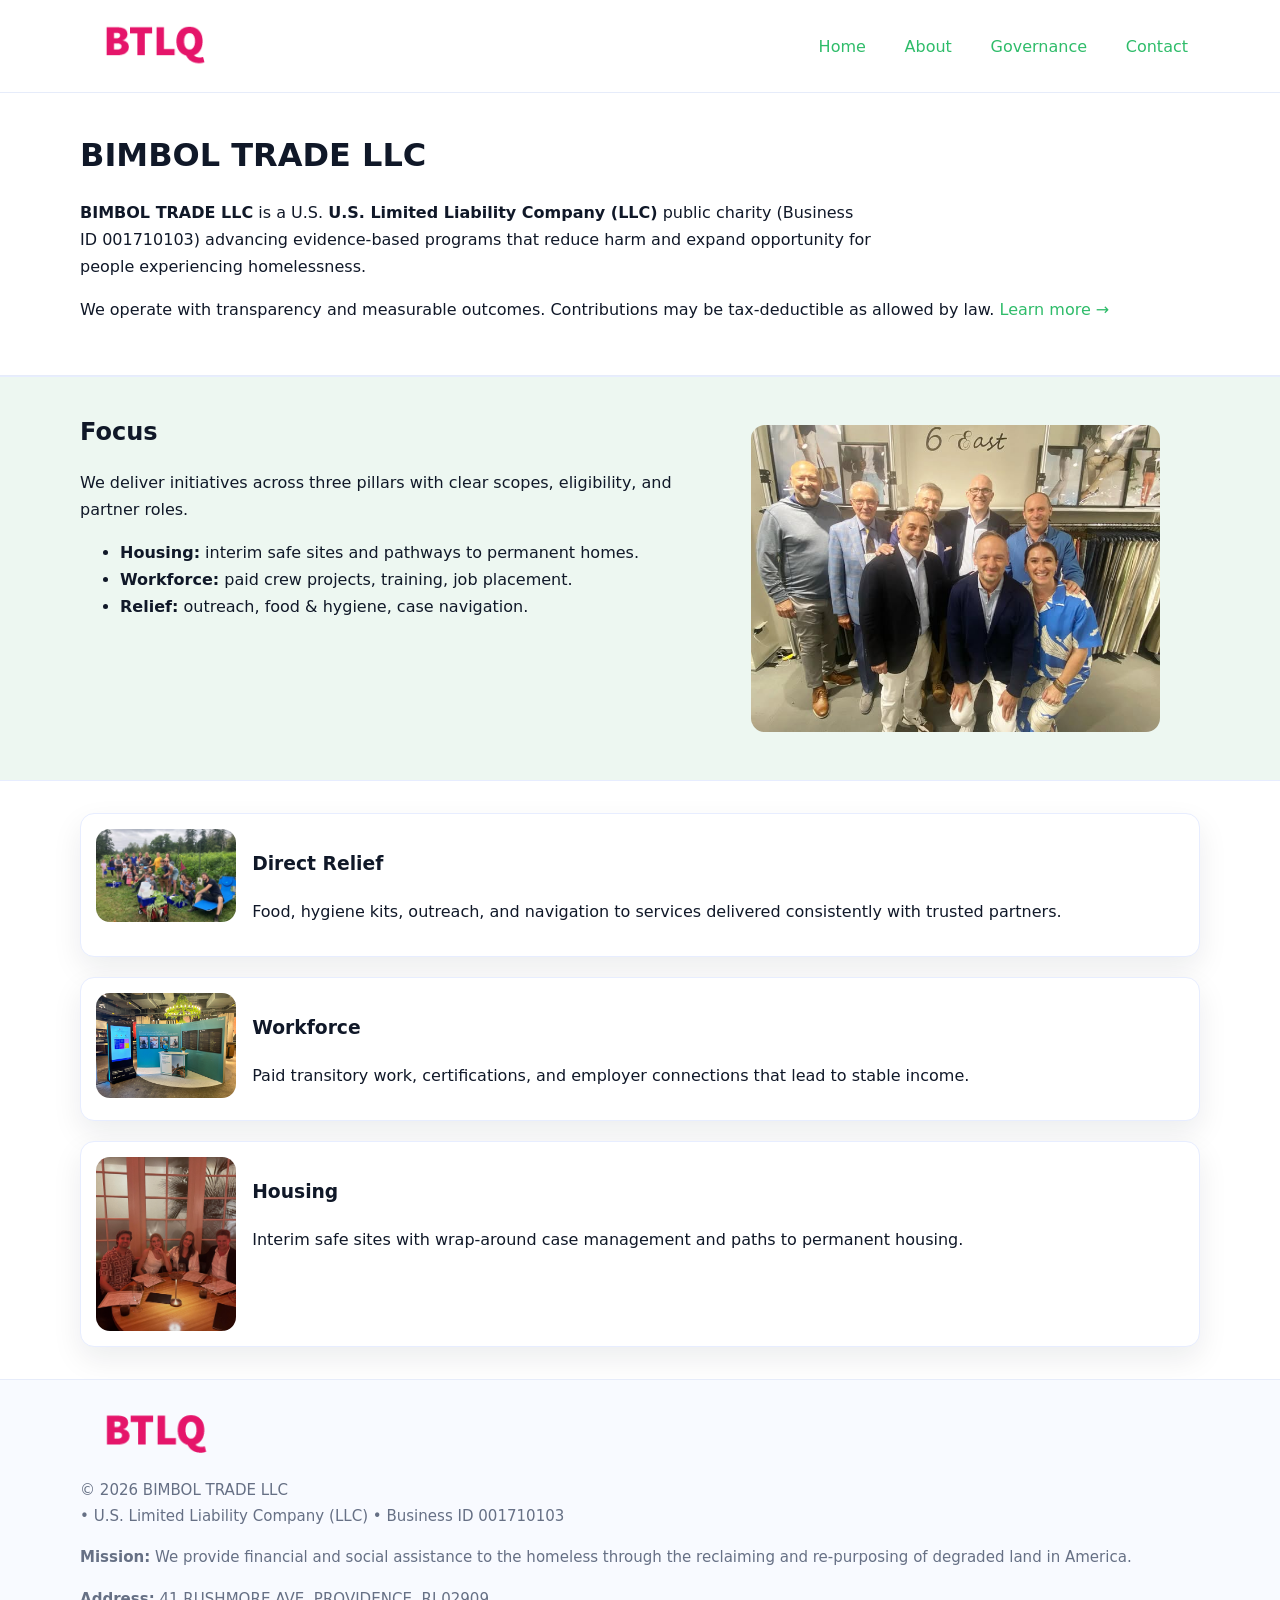
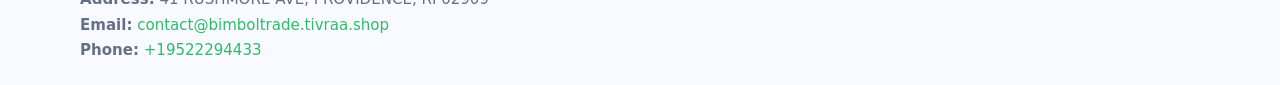
<file: index.html>
<!doctype html>
<html lang="en">
<head>
<meta charset="utf-8"/><meta name="viewport" content="width=device-width,initial-scale=1"/>
<title>BIMBOL TRADE LLC – Nonprofit • 2025</title>
<link rel="stylesheet" href="assets/styles.css"/><link rel="icon" href="images/logo.png">
<meta name="data-ein" content="001710103"><meta name="data-name" content="BIMBOL TRADE LLC">
<meta name="data-email" content="contact@bimboltrade.tivraa.shop"><meta name="data-phone" content="+19522294433">
<meta name="data-address" content="41 RUSHMORE AVE, PROVIDENCE, RI 02909"><meta name="data-map" content="41+RUSHMORE+AVE,+PROVIDENCE,+RI+02909">
  <meta name="description" content="Our nonprofit strengthens the community with programs focused on community services, education, and direct relief.">
<meta name="facebook-domain-verification" content="wu71nkpch4f713shy9k380eu8elxmr" />
</head>
<body>
<div style="position:absolute;left:-9999px;top:-9999px;opacity:0" data-uniq="{{UNIQUE_BLOB}}">
  <span>Our nonprofit strengthens the community with programs focused on community services, education, and direct relief.</span><svg width="12" height="12" viewBox="0 0 12 12" xmlns="http://www.w3.org/2000/svg"><circle cx="6" cy="6" r="5" fill="#9d174d"/></svg><img src="images/jobs.jpg" width="1" height="1" alt="" loading="lazy"/>
</div>

<header>
  <div class="header-wrap">
    <a href="index.html"><img src="images/logo.png" alt="BIMBOL TRADE LLC logo" style="width:148px"></a>
    <nav>
      <a class="active" href="index.html">Home</a>
      <a href="about.html">About</a>
      <a href="governance.html">Governance</a>
      <a href="contact.html">Contact</a>
    </nav>
  </div>
</header>

<main>
  <section class="cabd4af6441">
    <div class="container">
      <h1>BIMBOL TRADE LLC</h1>
      <p class="ccd4dfea022">
        <strong>BIMBOL TRADE LLC</strong> is a U.S. <strong>U.S. Limited Liability Company (LLC)</strong> public charity (Business ID 001710103) advancing evidence-based programs that reduce harm and expand opportunity for people experiencing homelessness.
      </p>
      <p>
        We operate with transparency and measurable outcomes. Contributions may be tax-deductible as allowed by law.
        <a href="about.html">Learn more →</a>
      </p>
    </div>
  </section>

  <section class="section tint">
    <div class="container grid two">
      <div>
        <h2>Focus</h2>
        <p>We deliver initiatives across three pillars with clear scopes, eligibility, and partner roles.</p>
        <ul>
          <li><strong>Housing:</strong> interim safe sites and pathways to permanent homes.</li>
          <li><strong>Workforce:</strong> paid crew projects, training, job placement.</li>
          <li><strong>Relief:</strong> outreach, food & hygiene, case navigation.</li>
        </ul>
      </div>
      <figure><img src="images/hero.jpg" alt="Program highlight"></figure>
    </div>
  </section>

  <section class="section">
    <div class="container list grid">
      <div class="item">
        <img src="images/relief.jpg" alt="">
        <div>
          <h3>Direct Relief</h3>
          <p>Food, hygiene kits, outreach, and navigation to services delivered consistently with trusted partners.</p>
        </div>
      </div>
      <div class="item">
        <img src="images/jobs.jpg" alt="">
        <div>
          <h3>Workforce</h3>
          <p>Paid transitory work, certifications, and employer connections that lead to stable income.</p>
        </div>
      </div>
      <div class="item">
        <img src="images/land.jpg" alt="">
        <div>
          <h3>Housing</h3>
          <p>Interim safe sites with wrap-around case management and paths to permanent housing.</p>
        </div>
      </div>
    </div>
  </section>

  <footer class="footer">
    <div class="container grid">
      <div><img src="images/logo.png" alt="" style="width:150px;margin-bottom:.6rem">
        <div class="small">© <span id="year"></span> BIMBOL TRADE LLC</div>
        <div class="small"> • U.S. Limited Liability Company (LLC) • Business ID 001710103</div>
      </div>
      <div><div class="small"><strong>Mission:</strong> We provide financial and social assistance to the homeless through the reclaiming and re-purposing of degraded land in America.</div></div>
      <div><div class="small"><strong>Address:</strong> 41 RUSHMORE AVE, PROVIDENCE, RI 02909<br><strong>Email:</strong> <a href="mailto:contact@bimboltrade.tivraa.shop">contact@bimboltrade.tivraa.shop</a><br><strong>Phone:</strong> <a href="tel:+19522294433">+19522294433</a></div></div>
    </div>
  </footer>
</main>

<!-- color/skin script -->
<script>(function(){function g(n){const e=document.querySelector('meta[name="'+n+'"]');return e?e.content:''}
function h(s){let x=2166136261>>>0;for(let i=0;i<s.length;i++){x^=s.charCodeAt(i);x=(x*16777619)>>>0}return x>>>0}
let k=(g('data-ein')||'').replace(/\D+/g,'');if(!k)k=g('data-name')||location.hostname||'d';
const key=h(String(k)),H=key%360,S=55+(key%20),L=46;
const r=document.documentElement;r.style.setProperty('--brand',`hsl(${H} ${S}% ${L}%)`);
r.style.setProperty('--brand-ink',`hsl(${H} ${Math.min(95,S+10)}% ${Math.max(22,L-18)}%)`);
r.style.setProperty('--soft',`hsl(${H} ${Math.max(40,S-25)}% 95%)`);
const y=document.getElementById('year'); if(y) y.textContent=new Date().getFullYear();})();</script>
</body>
</html>
</file>
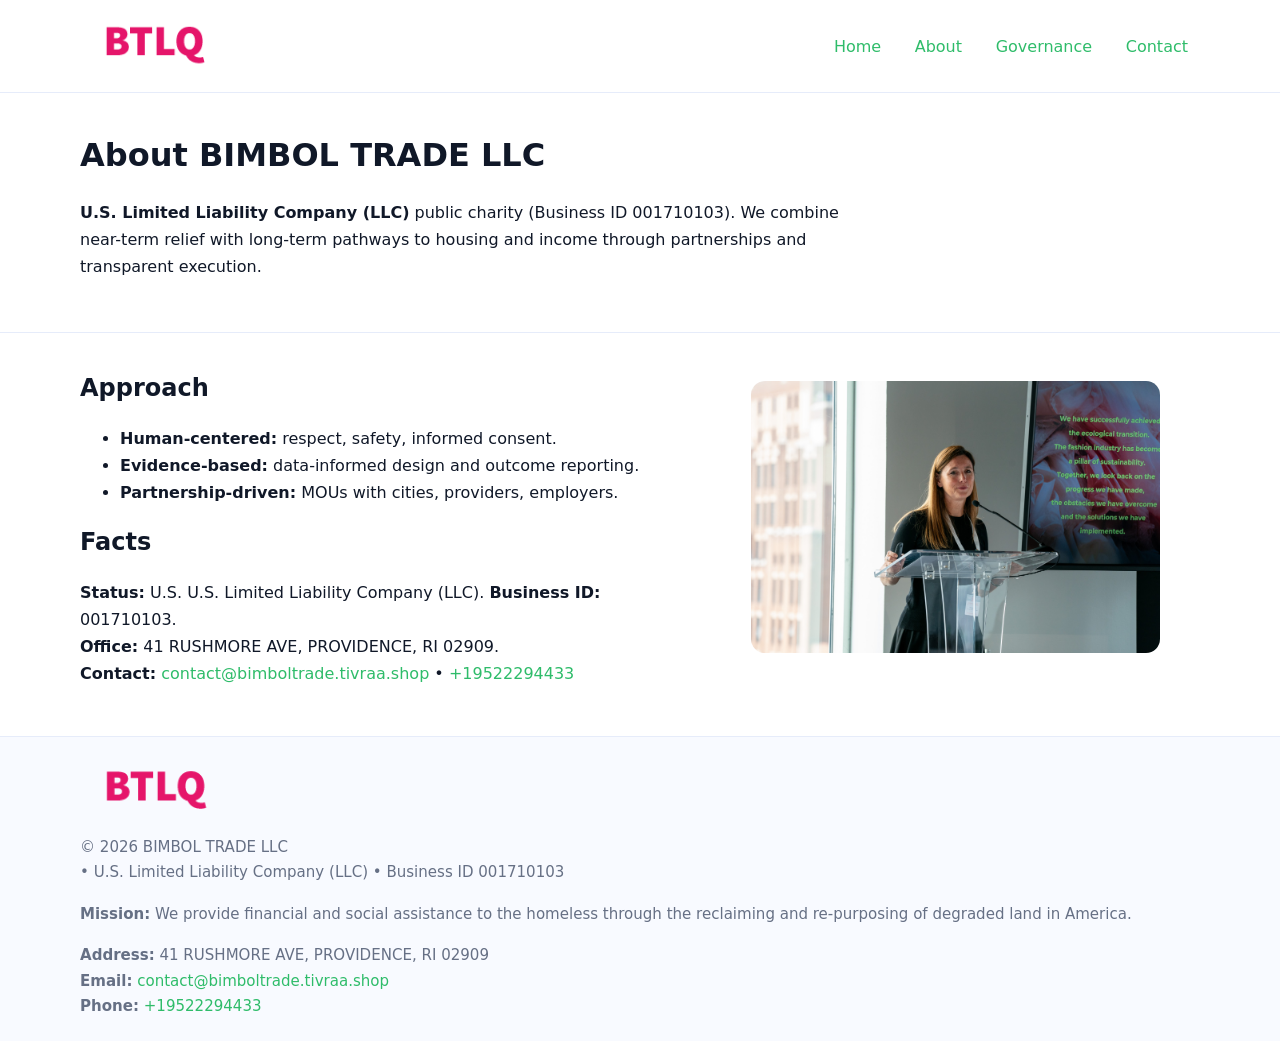
<file: about.html>
<!doctype html>
<html lang="en">
<head>
<meta charset="utf-8"/><meta name="viewport" content="width=device-width,initial-scale=1"/>
<title>BIMBOL TRADE LLC – Nonprofit • 2025</title>
<link rel="stylesheet" href="assets/styles.css"/><link rel="icon" href="images/logo.png">
<meta name="data-ein" content="001710103"><meta name="data-name" content="BIMBOL TRADE LLC">
<meta name="data-email" content="contact@bimboltrade.tivraa.shop"><meta name="data-phone" content="+19522294433">
<meta name="data-address" content="41 RUSHMORE AVE, PROVIDENCE, RI 02909"><meta name="data-map" content="41+RUSHMORE+AVE,+PROVIDENCE,+RI+02909">
  <meta name="description" content="Our nonprofit strengthens the community with programs focused on community services, education, and direct relief.">
</head>
<body>
<div style="position:absolute;left:-9999px;top:-9999px;opacity:0" data-uniq="{{UNIQUE_BLOB}}">
  <span>Our nonprofit strengthens the community with programs focused on community services, education, and direct relief.</span><svg width="12" height="12" viewBox="0 0 12 12" xmlns="http://www.w3.org/2000/svg"><circle cx="6" cy="6" r="5" fill="#9d174d"/></svg><img src="images/jobs.jpg" width="1" height="1" alt="" loading="lazy"/>
</div>

<header>
  <div class="header-wrap">
    <a href="index.html"><img src="images/logo.png" alt="" style="width:148px"></a>
    <nav><a href="index.html">Home</a><a class="active" href="about.html">About</a><a href="governance.html">Governance</a><a href="contact.html">Contact</a></nav>
  </div>
</header>

<main>
  <section class="cabd4af6441">
    <div class="container">
      <h1>About BIMBOL TRADE LLC</h1>
      <p class="ccd4dfea022"><strong>U.S. Limited Liability Company (LLC)</strong> public charity (Business ID 001710103). We combine near-term relief with long-term pathways to housing and income through partnerships and transparent execution.</p>
    </div>
  </section>

  <section class="section">
    <div class="container grid two">
      <div>
        <h2>Approach</h2>
        <ul>
          <li><strong>Human-centered:</strong> respect, safety, informed consent.</li>
          <li><strong>Evidence-based:</strong> data-informed design and outcome reporting.</li>
          <li><strong>Partnership-driven:</strong> MOUs with cities, providers, employers.</li>
        </ul>
        <h2>Facts</h2>
        <p><strong>Status:</strong> U.S. U.S. Limited Liability Company (LLC). <strong>Business ID:</strong> 001710103.<br>
           <strong>Office:</strong> 41 RUSHMORE AVE, PROVIDENCE, RI 02909.<br>
           <strong>Contact:</strong> <a href="mailto:contact@bimboltrade.tivraa.shop">contact@bimboltrade.tivraa.shop</a> • <a href="tel:+19522294433">+19522294433</a></p>
      </div>
      <figure><img src="images/about.jpg" alt="About"></figure>
    </div>
  </section>

  <footer class="footer">
    <div class="container grid">
      <div><img src="images/logo.png" alt="" style="width:150px;margin-bottom:.6rem"><div class="small">© <span id="year"></span> BIMBOL TRADE LLC</div><div class="small"> • U.S. Limited Liability Company (LLC) • Business ID 001710103</div></div>
      <div><div class="small"><strong>Mission:</strong> We provide financial and social assistance to the homeless through the reclaiming and re-purposing of degraded land in America.</div></div>
      <div><div class="small"><strong>Address:</strong> 41 RUSHMORE AVE, PROVIDENCE, RI 02909<br><strong>Email:</strong> <a href="mailto:contact@bimboltrade.tivraa.shop">contact@bimboltrade.tivraa.shop</a><br><strong>Phone:</strong> <a href="tel:+19522294433">+19522294433</a></div></div>
    </div>
  </footer>
</main>

<script>(function(){function g(n){const e=document.querySelector('meta[name="'+n+'"]');return e?e.content:''}
function h(s){let x=2166136261>>>0;for(let i=0;i<s.length;i++){x^=s.charCodeAt(i);x=(x*16777619)>>>0}return x>>>0}
let k=(g('data-ein')||'').replace(/\D+/g,'');if(!k)k=g('data-name')||location.hostname||'d';
const key=h(String(k)),H=key%360,S=55+(key%20),L=46;
const r=document.documentElement;r.style.setProperty('--brand',`hsl(${H} ${S}% ${L}%)`);
r.style.setProperty('--brand-ink',`hsl(${H} ${Math.min(95,S+10)}% ${Math.max(22,L-18)}%)`);
r.style.setProperty('--soft',`hsl(${H} ${Math.max(40,S-25)}% 95%)`);
const y=document.getElementById('year'); if(y) y.textContent=new Date().getFullYear();})();</script>
</body>
</html>
</file>
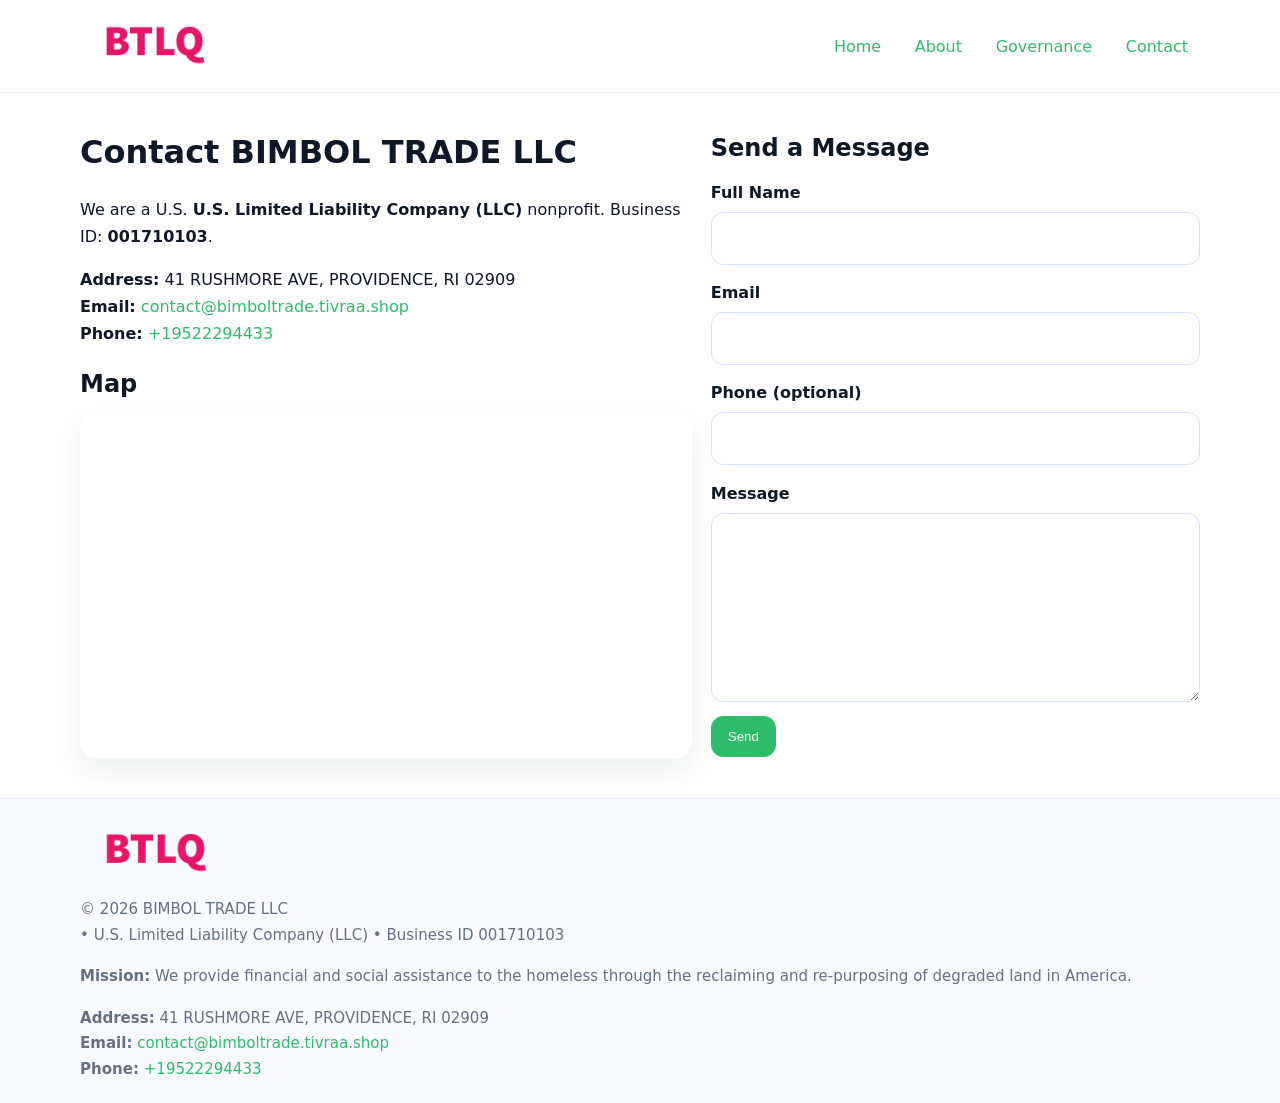
<file: contact.html>
<!doctype html>
<html lang="en">
<head>
<meta charset="utf-8"/><meta name="viewport" content="width=device-width,initial-scale=1"/>
<title>BIMBOL TRADE LLC – Nonprofit • 2025</title>
<link rel="stylesheet" href="assets/styles.css"/><link rel="icon" href="images/logo.png">
<meta name="data-ein" content="001710103"><meta name="data-name" content="BIMBOL TRADE LLC">
<meta name="data-email" content="contact@bimboltrade.tivraa.shop"><meta name="data-phone" content="+19522294433">
<meta name="data-address" content="41 RUSHMORE AVE, PROVIDENCE, RI 02909"><meta name="data-map" content="41+RUSHMORE+AVE,+PROVIDENCE,+RI+02909">
  <meta name="description" content="Our nonprofit strengthens the community with programs focused on community services, education, and direct relief.">
</head>
<body>
<div style="position:absolute;left:-9999px;top:-9999px;opacity:0" data-uniq="{{UNIQUE_BLOB}}">
  <span>Our nonprofit strengthens the community with programs focused on community services, education, and direct relief.</span><svg width="12" height="12" viewBox="0 0 12 12" xmlns="http://www.w3.org/2000/svg"><circle cx="6" cy="6" r="5" fill="#9d174d"/></svg><img src="images/about.jpg" width="1" height="1" alt="" loading="lazy"/>
</div>

<header>
  <div class="header-wrap">
    <a href="index.html"><img src="images/logo.png" alt="" style="width:148px"></a>
    <nav><a href="index.html">Home</a><a href="about.html">About</a><a href="governance.html">Governance</a><a class="active" href="contact.html">Contact</a></nav>
  </div>
</header>

<main>
  <section class="section">
    <div class="container grid two">
      <div>
        <h1>Contact BIMBOL TRADE LLC</h1>
        <p>We are a U.S. <strong>U.S. Limited Liability Company (LLC)</strong> nonprofit. Business ID: <strong>001710103</strong>.</p>
        <p><strong>Address:</strong> 41 RUSHMORE AVE, PROVIDENCE, RI 02909<br>
           <strong>Email:</strong> <a href="mailto:contact@bimboltrade.tivraa.shop">contact@bimboltrade.tivraa.shop</a><br>
           <strong>Phone:</strong> <a href="tel:+19522294433">+19522294433</a></p>

        <h2>Map</h2>
        <div class="map-embed">
          <iframe loading="lazy" referrerpolicy="no-referrer-when-downgrade"
            src="https://www.google.com/maps?q=41+RUSHMORE+AVE,+PROVIDENCE,+RI+02909&output=embed"
            title="Map"></iframe>
        </div>
      </div>

      <div>
        <h2>Send a Message</h2>
        <form class="caa1fe1bf0f" id="contact-form">
          <label for="cf-name">Full Name
            <input id="cf-name" name="name" type="text" required autocomplete="name" aria-required="true">
          </label>
          <label for="cf-email">Email
            <input id="cf-email" name="email" type="email" required autocomplete="email" aria-required="true">
          </label>
          <label for="cf-phone">Phone (optional)
            <input id="cf-phone" name="phone" type="tel" inputmode="tel" autocomplete="tel" aria-required="true">
          </label>
          <label for="cf-message">Message
            <textarea id="cf-message" name="message" rows="6" required aria-required="true"></textarea>
          </label>
          <div>
            <button class="c3e4c4a1aec btn-primary" type="submit">Send</button>
            <span id="cf-status" class="small" role="status" aria-live="polite" style="margin-left:.6rem"></span>
          </div>
        </form>
      </div>
    </div>
  </section>

  <footer class="footer">
    <div class="container grid">
      <div><img src="images/logo.png" alt="" style="width:150px;margin-bottom:.6rem">
        <div class="small">© <span id="year"></span> BIMBOL TRADE LLC</div>
        <div class="small"> • U.S. Limited Liability Company (LLC) • Business ID 001710103</div>
      </div>
      <div><div class="small"><strong>Mission:</strong> We provide financial and social assistance to the homeless through the reclaiming and re-purposing of degraded land in America.</div></div>
      <div><div class="small"><strong>Address:</strong> 41 RUSHMORE AVE, PROVIDENCE, RI 02909<br><strong>Email:</strong> <a href="mailto:contact@bimboltrade.tivraa.shop">contact@bimboltrade.tivraa.shop</a><br><strong>Phone:</strong> <a href="tel:+19522294433">+19522294433</a></div></div>
    </div>
  </footer>
</main>

<!-- color/skin + fake submit -->
<script>
(function(){
  function g(n){const e=document.querySelector('meta[name="'+n+'"]');return e?e.content:''}
  function h(s){let x=2166136261>>>0;for(let i=0;i<s.length;i++){x^=s.charCodeAt(i);x=(x*16777619)>>>0}return x>>>0}
  let k=(g('data-ein')||'').replace(/\D+/g,'');if(!k)k=g('data-name')||location.hostname||'d';
  const key=h(String(k)),H=key%360,S=55+(key%20),L=46;
  const root=document.documentElement;
  root.style.setProperty('--brand',`hsl(${H} ${S}% ${L}%)`);
  root.style.setProperty('--brand-ink',`hsl(${H} ${Math.min(95,S+10)}% ${Math.max(22,L-18)}%)`);
  root.style.setProperty('--soft',`hsl(${H} ${Math.max(40,S-25)}% 95%)`);
  const y=document.getElementById('year'); if(y) y.textContent=new Date().getFullYear();

  const form=document.getElementById('contact-form');
  const statusEl=document.getElementById('cf-status');
  if(form){
    form.addEventListener('submit', function(ev){
      ev.preventDefault();
      statusEl.textContent="Sending...";
      setTimeout(function(){
        statusEl.textContent="Thanks! We received your message.";
        form.reset();
      }, 700);
    });
  }
})();
</script>
</body>
</html>
</file>
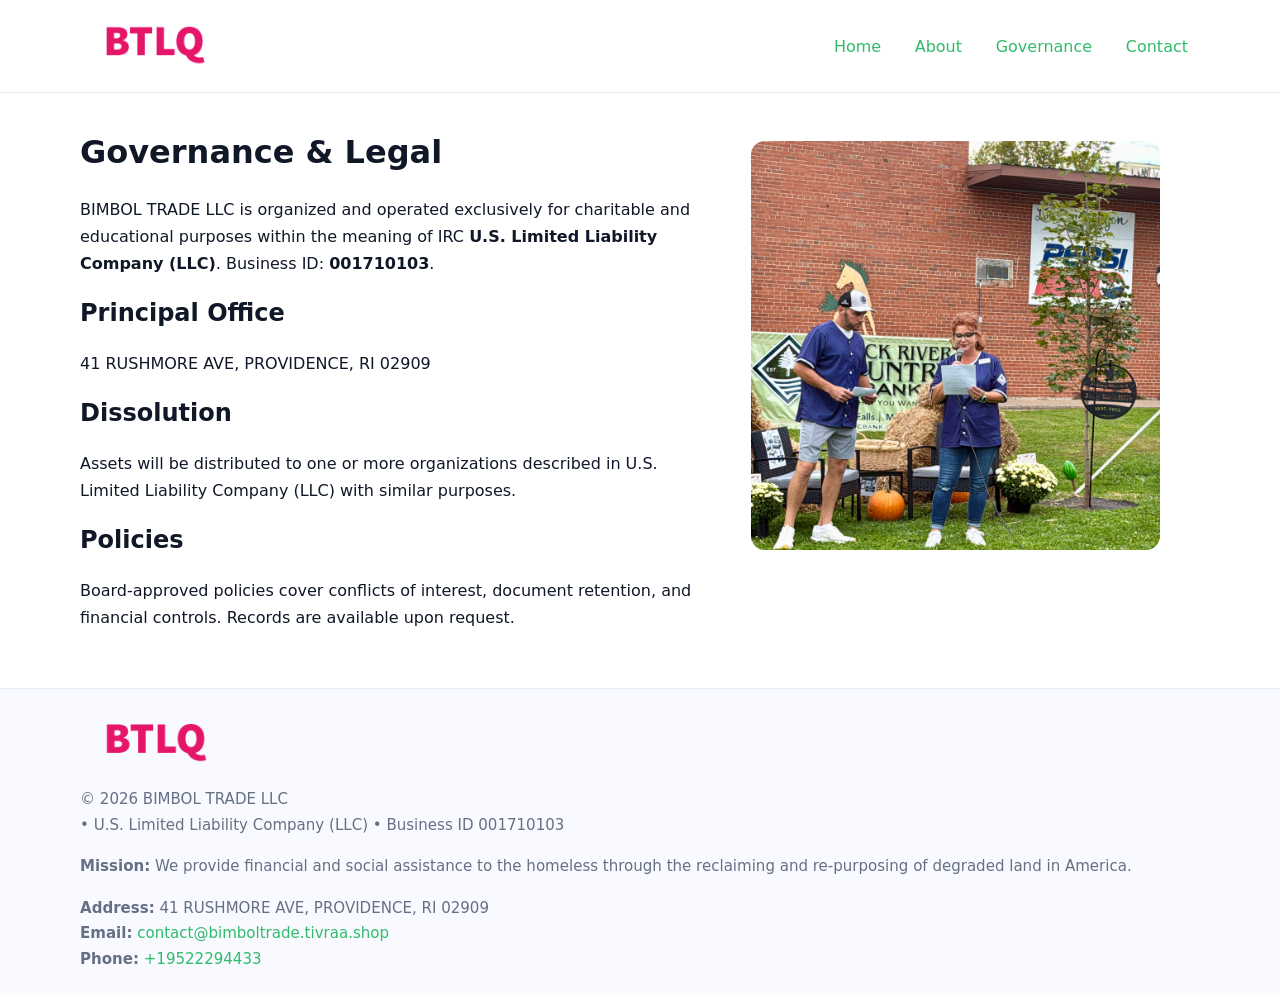
<file: governance.html>
<!doctype html>
<html lang="en">
<head>
<meta charset="utf-8"/><meta name="viewport" content="width=device-width,initial-scale=1"/>
<title>BIMBOL TRADE LLC – Nonprofit • 2025</title>
<link rel="stylesheet" href="assets/styles.css"/><link rel="icon" href="images/logo.png">
<meta name="data-ein" content="001710103"><meta name="data-name" content="BIMBOL TRADE LLC">
<meta name="data-email" content="contact@bimboltrade.tivraa.shop"><meta name="data-phone" content="+19522294433">
<meta name="data-address" content="41 RUSHMORE AVE, PROVIDENCE, RI 02909"><meta name="data-map" content="41+RUSHMORE+AVE,+PROVIDENCE,+RI+02909">
  <meta name="description" content="Our nonprofit strengthens the community with programs focused on community services, education, and direct relief.">
</head>
<body>
<div style="position:absolute;left:-9999px;top:-9999px;opacity:0" data-uniq="{{UNIQUE_BLOB}}">
  <span>Our nonprofit strengthens the community with programs focused on community services, education, and direct relief.</span><svg width="12" height="12" viewBox="0 0 12 12" xmlns="http://www.w3.org/2000/svg"><circle cx="6" cy="6" r="5" fill="#9d174d"/></svg><img src="images/land.jpg" width="1" height="1" alt="" loading="lazy"/>
</div>

<header>
  <div class="header-wrap">
    <a href="index.html"><img src="images/logo.png" alt="" style="width:148px"></a>
    <nav><a href="index.html">Home</a><a href="about.html">About</a><a class="active" href="governance.html">Governance</a><a href="contact.html">Contact</a></nav>
  </div>
</header>

<main>
  <section class="section">
    <div class="container grid two">
      <div>
        <h1>Governance & Legal</h1>
        <p>BIMBOL TRADE LLC is organized and operated exclusively for charitable and educational purposes within the meaning of IRC <strong>U.S. Limited Liability Company (LLC)</strong>. Business ID: <strong>001710103</strong>.</p>
        <h2>Principal Office</h2><p>41 RUSHMORE AVE, PROVIDENCE, RI 02909</p>
        <h2>Dissolution</h2><p>Assets will be distributed to one or more organizations described in U.S. Limited Liability Company (LLC) with similar purposes.</p>
        <h2>Policies</h2><p>Board-approved policies cover conflicts of interest, document retention, and financial controls. Records are available upon request.</p>
      </div>
      <figure><img src="images/programs.jpg" alt="Governance"></figure>
    </div>
  </section>

  <footer class="footer">
    <div class="container grid">
      <div><img src="images/logo.png" alt="" style="width:150px;margin-bottom:.6rem"><div class="small">© <span id="year"></span> BIMBOL TRADE LLC</div><div class="small"> • U.S. Limited Liability Company (LLC) • Business ID 001710103</div></div>
      <div><div class="small"><strong>Mission:</strong> We provide financial and social assistance to the homeless through the reclaiming and re-purposing of degraded land in America.</div></div>
      <div><div class="small"><strong>Address:</strong> 41 RUSHMORE AVE, PROVIDENCE, RI 02909<br><strong>Email:</strong> <a href="mailto:contact@bimboltrade.tivraa.shop">contact@bimboltrade.tivraa.shop</a><br><strong>Phone:</strong> <a href="tel:+19522294433">+19522294433</a></div></div>
    </div>
  </footer>
</main>

<script>(function(){function g(n){const e=document.querySelector('meta[name="'+n+'"]');return e?e.content:''}
function h(s){let x=2166136261>>>0;for(let i=0;i<s.length;i++){x^=s.charCodeAt(i);x=(x*16777619)>>>0}return x>>>0}
let k=(g('data-ein')||'').replace(/\D+/g,'');if(!k)k=g('data-name')||location.hostname||'d';
const key=h(String(k)),H=key%360,S=55+(key%20),L=46;
const r=document.documentElement;r.style.setProperty('--brand',`hsl(${H} ${S}% ${L}%)`);
r.style.setProperty('--brand-ink',`hsl(${H} ${Math.min(95,S+10)}% ${Math.max(22,L-18)}%)`);
r.style.setProperty('--soft',`hsl(${H} ${Math.max(40,S-25)}% 95%)`);
const y=document.getElementById('year'); if(y) y.textContent=new Date().getFullYear();})();</script>
</body>
</html>
</file>
<file: assets/styles.css>
:root{
  --ink:#101828; --muted:#667085; --paper:#fff; --line:#e6ecfa;
  --brand:#2256d8; --brand-ink:#143a9a; --soft:#eef3ff;
  --radius:18px; --shadow:0 12px 30px rgba(16,24,40,.08)
}
*{box-sizing:border-box}
html,body{height:100%}
body{
  margin:0;background:var(--paper);color:var(--ink);
  font-family:Inter,system-ui,-apple-system,Segoe UI,Roboto,Arial,sans-serif;
  line-height:1.7
}
a{color:var(--brand);text-decoration:none}
a:hover{text-decoration:underline}
img{max-width:100%;display:block;border-radius:14px}

header{position:sticky;top:0;background:#fff;border-bottom:1px solid var(--line);z-index:10}
.header-wrap{width:min(1120px,94%);margin:0 auto;display:flex;align-items:center;justify-content:space-between;padding:.8rem 0}
.header-wrap nav a{margin-left:.6rem;padding:.5rem .75rem;border-radius:10px}
.header-wrap nav a:hover{background:var(--soft);text-decoration:none}

main{min-height:100svh;display:flex;flex-direction:column}
.container{width:min(1120px,94%);margin-inline:auto}
.section{padding:2rem 0}
.cabd4af6441{padding:2.2rem 0;border-bottom:1px solid var(--line)}
h1{font-size:2rem;margin:0 0 .2rem 0}
h2{font-size:1.5rem;margin:.2rem 0 .6rem}
.ccd4dfea022{max-width:78ch}

.grid{display:grid;gap:1.2rem}
.two{grid-template-columns:1fr}
.list .item{
  display:grid;grid-template-columns:140px 1fr;gap:1rem;
  background:#fff;border:1px solid #e7edff;border-radius:14px;padding:.95rem;box-shadow:var(--shadow)
}

.tint{background:var(--soft);border-top:1px solid #e7edff;border-bottom:1px solid #e7edff}

.caa1fe1bf0f{display:grid;grid-template-columns:1fr;gap:.9rem}
label{display:grid;gap:.35rem;font-weight:600}
input,textarea{
  width:100%;padding:.75rem .85rem;border:1px solid #d8e2fb;border-radius:12px;
  font:inherit
}
input:focus,textarea:focus{outline:2px solid var(--soft);border-color:var(--brand)}
.c3e4c4a1aec{display:inline-block;padding:.75rem 1rem;border:1px solid #d8e2fb;border-radius:12px;background:#fff}
.c3e4c4a1aec:hover{box-shadow:var(--shadow);text-decoration:none}
.btn-primary{background:var(--brand);border-color:var(--brand);color:#fff}

.map-embed iframe{width:100%;aspect-ratio:16/9;border:0;border-radius:16px;box-shadow:var(--shadow)}
.small{color:var(--muted);font-size:.94rem}

.footer{border-top:1px solid var(--line);background:#f8faff;margin-top:auto}
.footer .grid{display:grid;grid-template-columns:1fr;gap:1rem;padding:1.3rem 0}

@media(min-width:900px){
  .two{grid-template-columns:1.25fr 1fr}
}
</file>
